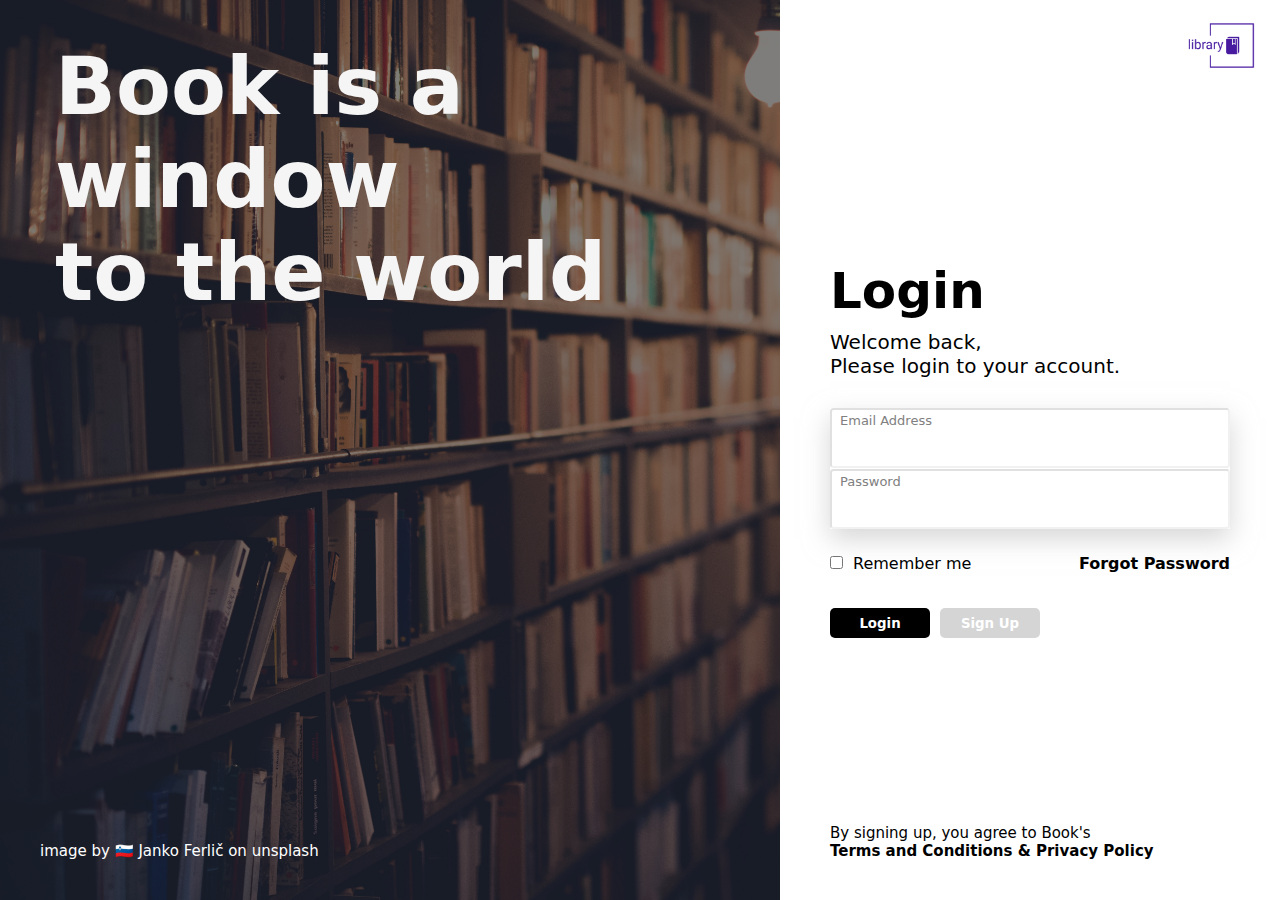
<file: index.html>
<!DOCTYPE html>
<html lang="en">
<head>
    <meta charset="UTF-8">
    <meta name="viewport" content="width=device-width, initial-scale=1.0">
    <title>Login</title>
    <link rel="stylesheet" href="./styles/styles-log-reg.css">
</head>
<body>
    <main class="container">
        <section class="left">
            <h1>Book is a window <br> to the world</h1>
            <footer class="credits">
                <p class="credits">image by 🇸🇮 Janko Ferlič on unsplash
                </p>
            </footer>
        </section>
        <section class="right">
            <form action="" class="form">
                <img loading="lazy" src="/assets/images/logo-no-background.png" alt="logo-library">
                <h1>Login</h1>
                <p class="greeting">Welcome back, <br>
                    Please login to your account.</p>

                <div class="box">
                    <label for="email">Email Address</label>
                    <div class="email">
                        <input type="email" name="email" id="email" placeholder="">
                    </div>
                    <label for="password">Password</label>
                    <div class="password">
                        <input type="password" name="password" id="password" placeholder="">
                    </div>
                </div>

                <div class="after-box">
                    <div class="checkbox-remember-me">
                        <input type="checkbox" name="remember-me" id="remember-me">Remember me
                    </div>
    
                    <div class="forgot-password">
                        <a href="">Forgot Password</a>
                    </div>
                </div>

                <div class="button-log">
                    <div class="btn-login">
                        <button type="login"><a href="/pages/home.html" style="text-decoration: none; color: white;">Login</button></a>
                    </div>
                    <div class="btn-signup">
                        <button type="signup"><a href="/pages/register.html" style="text-decoration: none; color: white">Sign Up</a></button>
                    </div>
                </div>
                
                <footer class="footer">
                    <p class="footer">By signing up, you agree to Book's <br> <strong>
                        Terms and Conditions & Privacy Policy</p>
                    </strong>
                </footer>
            </form>
            

        </section>

    </main>
    
</body>
</html>
</file>
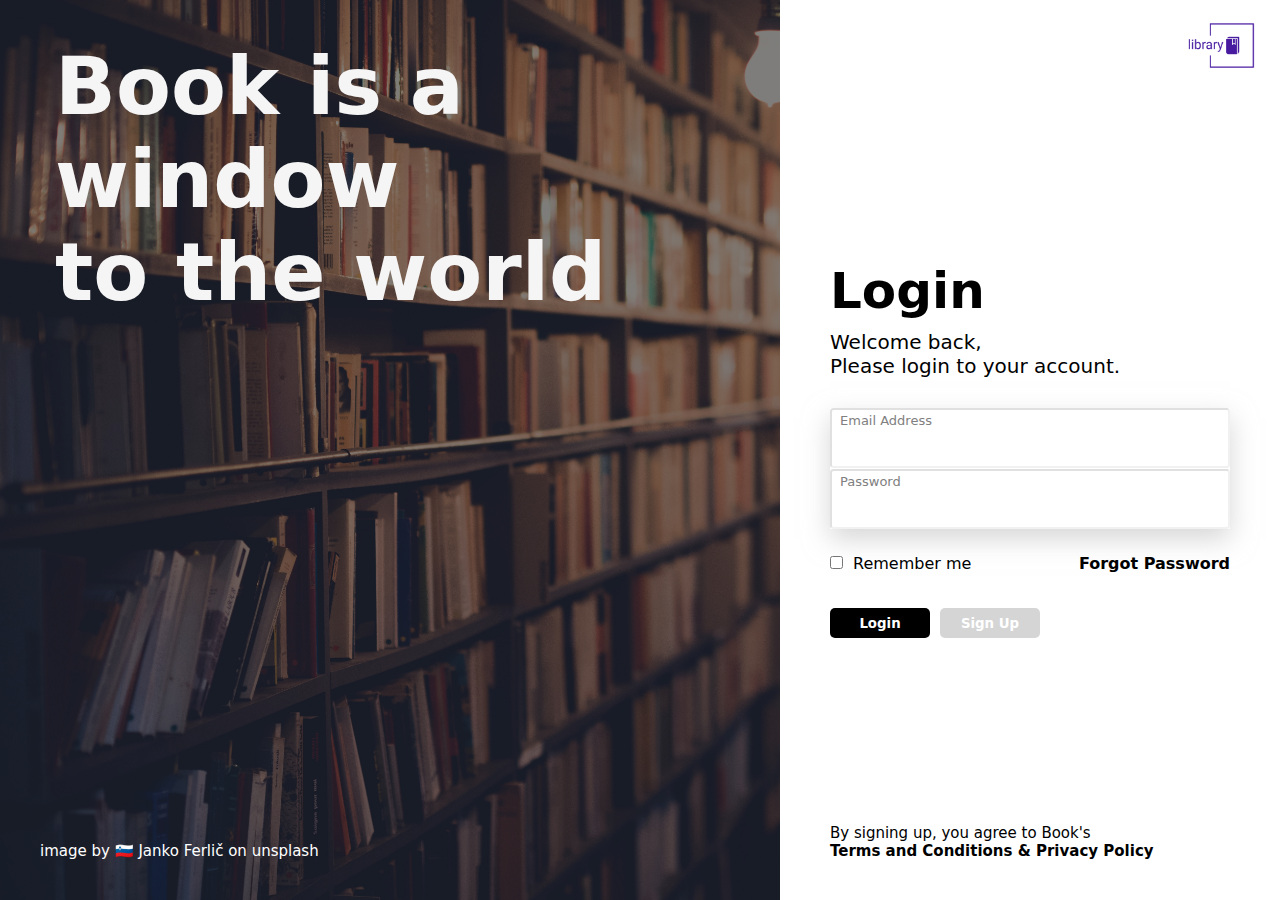
<file: pages/index.html>
<!DOCTYPE html>
<html lang="en">
<head>
    <meta charset="UTF-8">
    <meta name="viewport" content="width=device-width, initial-scale=1.0">
    <title>Login</title>
    <link rel="stylesheet" href="/styles/styles-log-reg.css">
</head>
<body>
    <main class="container">
        <section class="left">
            <h1>Book is a window <br> to the world</h1>
            <footer class="credits">
                <p class="credits">image by 🇸🇮 Janko Ferlič on unsplash
                </p>
            </footer>
        </section>
        <section class="right">
            <form action="" class="form">
                <img src="../assets/images/logo-no-background.png" alt="logo-library">
                <h1>Login</h1>
                <p class="greeting">Welcome back, <br>
                    Please login to your account.</p>

                <div class="box">
                    <label for="email">Email Address</label>
                    <div class="email">
                        <input type="email" name="email" id="email" placeholder="">
                    </div>
                    <label for="password">Password</label>
                    <div class="password">
                        <input type="password" name="password" id="password" placeholder="">
                    </div>
                </div>

                <div class="after-box">
                    <div class="checkbox-remember-me">
                        <input type="checkbox" name="remember-me" id="remember-me">Remember me
                    </div>
    
                    <div class="forgot-password">
                        <a href="">Forgot Password</a>
                    </div>
                </div>

                <div class="button-log">
                    <div class="btn-login">
                        <button type="login"><a href="../pages/home.html" style="text-decoration: none; color: white;">Login</button></a>
                    </div>
                    <div class="btn-signup">
                        <button type="signup"><a href="../pages/register.html" style="text-decoration: none; color: white">Sign Up</a></button>
                    </div>
                </div>
                
                <footer class="footer">
                    <p class="footer">By signing up, you agree to Book's <br> <strong>
                        Terms and Conditions & Privacy Policy</p>
                    </strong>
                </footer>
            </form>
            

        </section>

    </main>
    
</body>
</html>
</file>
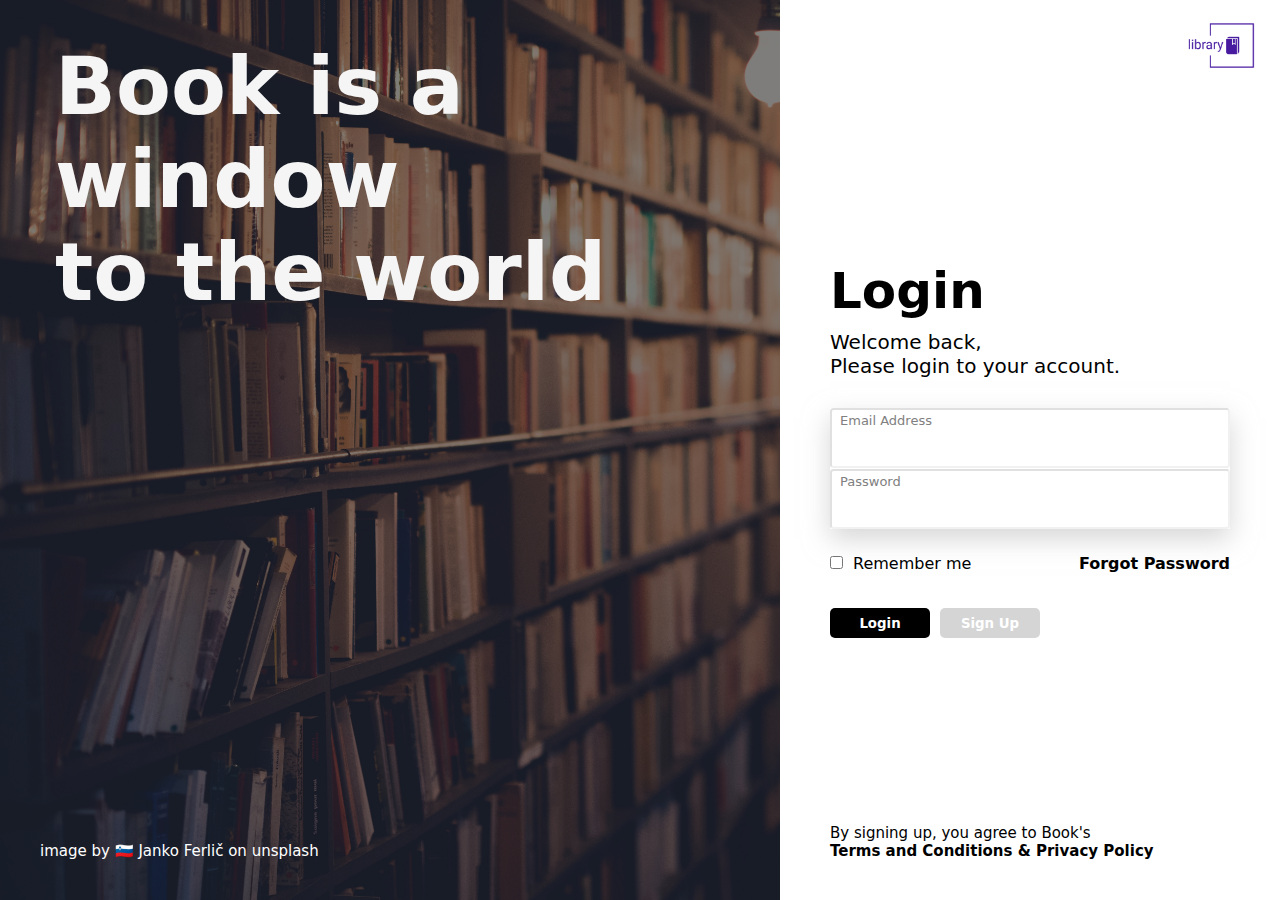
<file: index.html.html>
<!DOCTYPE html>
<html lang="en">
<head>
    <meta charset="UTF-8">
    <meta name="viewport" content="width=device-width, initial-scale=1.0">
    <title>Login</title>
    <!-- <link rel="stylesheet" href="../styles/styles-log-reg.css"> -->
    <link rel="stylesheet" href="/styles/styles-log-reg.css">
</head>
<body>
    <main class="container">
        <section class="left">
            <h1>Book is a window <br> to the world</h1>
            <footer class="credits">
                <p class="credits">image by 🇸🇮 Janko Ferlič on unsplash
                </p>
            </footer>
        </section>
        <section class="right">
            <form action="" class="form">
                <img src="../assets/images/logo-no-background.png" alt="logo-library">
                <h1>Login</h1>
                <p class="greeting">Welcome back, <br>
                    Please login to your account.</p>

                <div class="box">
                    <label for="email">Email Address</label>
                    <div class="email">
                        <input type="email" name="email" id="email" placeholder="">
                    </div>
                    <label for="password">Password</label>
                    <div class="password">
                        <input type="password" name="password" id="password" placeholder="">
                    </div>
                </div>

                <div class="after-box">
                    <div class="checkbox-remember-me">
                        <input type="checkbox" name="remember-me" id="remember-me">Remember me
                    </div>
    
                    <div class="forgot-password">
                        <a href="">Forgot Password</a>
                    </div>
                </div>

                <div class="button-log">
                    <div class="btn-login">
                        <button type="login"><a href="/pages/home.html" style="text-decoration: none; color: white;">Login</button></a>
                    </div>
                    <div class="btn-signup">
                        <button type="signup"><a href="/pages/register.html" style="text-decoration: none; color: white">Sign Up</a></button>
                    </div>
                </div>
                
                <footer class="footer">
                    <p class="footer">By signing up, you agree to Book's <br> <strong>
                        Terms and Conditions & Privacy Policy</p>
                    </strong>
                </footer>
            </form>
            

        </section>

    </main>
    
</body>
</html>
</file>
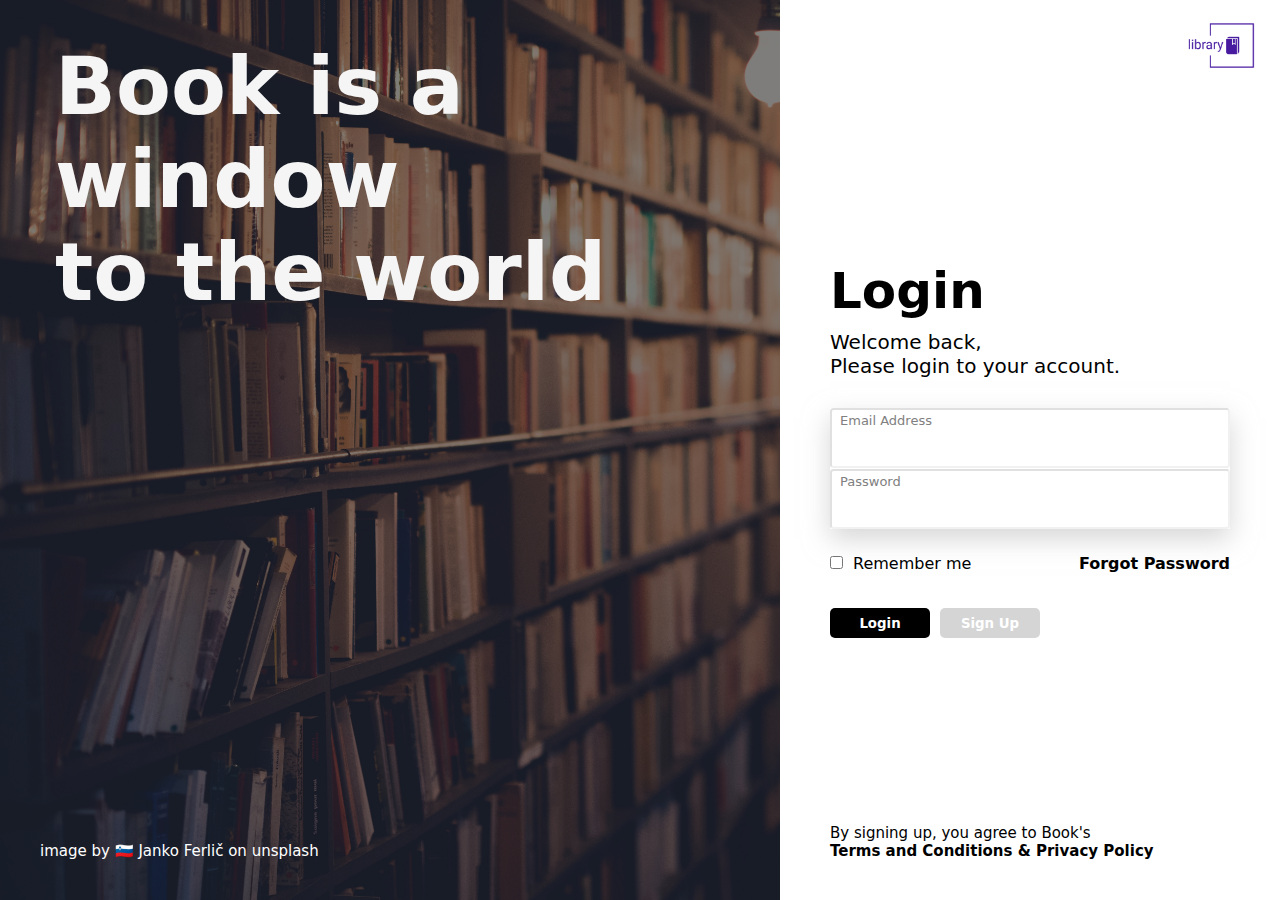
<file: pages/login.html>
<!DOCTYPE html>
<html lang="en">
<head>
    <meta charset="UTF-8">
    <meta name="viewport" content="width=device-width, initial-scale=1.0">
    <title>Login</title>
    <link rel="stylesheet" href="../styles/styles-log-reg.css">
</head>
<body>
    <main class="container">
        <section class="left">
            <h1>Book is a window <br> to the world</h1>
            <footer class="credits">
                <p class="credits">image by 🇸🇮 Janko Ferlič on unsplash
                </p>
            </footer>
        </section>
        <section class="right">
            <form action="" class="form">
                <img loading="lazy" src="../assets/images/logo-no-background.png" alt="logo-library">
                <h1>Login</h1>
                <p class="greeting">Welcome back, <br>
                    Please login to your account.</p>

                <div class="box">
                    <label for="email">Email Address</label>
                    <div class="email">
                        <input type="email" name="email" id="email" placeholder="">
                    </div>
                    <label for="password">Password</label>
                    <div class="password">
                        <input type="password" name="password" id="password" placeholder="">
                    </div>
                </div>

                <div class="after-box">
                    <div class="checkbox-remember-me">
                        <input type="checkbox" name="remember-me" id="remember-me">Remember me
                    </div>
    
                    <div class="forgot-password">
                        <a href="">Forgot Password</a>
                    </div>
                </div>

                <div class="button-log">
                    <div class="btn-login">
                        <button type="login"><a href="../pages/home.html" style="text-decoration: none; color: white;">Login</button></a>
                    </div>
                    <div class="btn-signup">
                        <button type="signup"><a href="../pages/register.html" style="text-decoration: none; color: white">Sign Up</a></button>
                    </div>
                </div>
                
                <footer class="footer">
                    <p class="footer">By signing up, you agree to Book's <br> <strong>
                        Terms and Conditions & Privacy Policy</p>
                    </strong>
                </footer>
            </form>
            

        </section>

    </main>
    
</body>
</html>
</file>
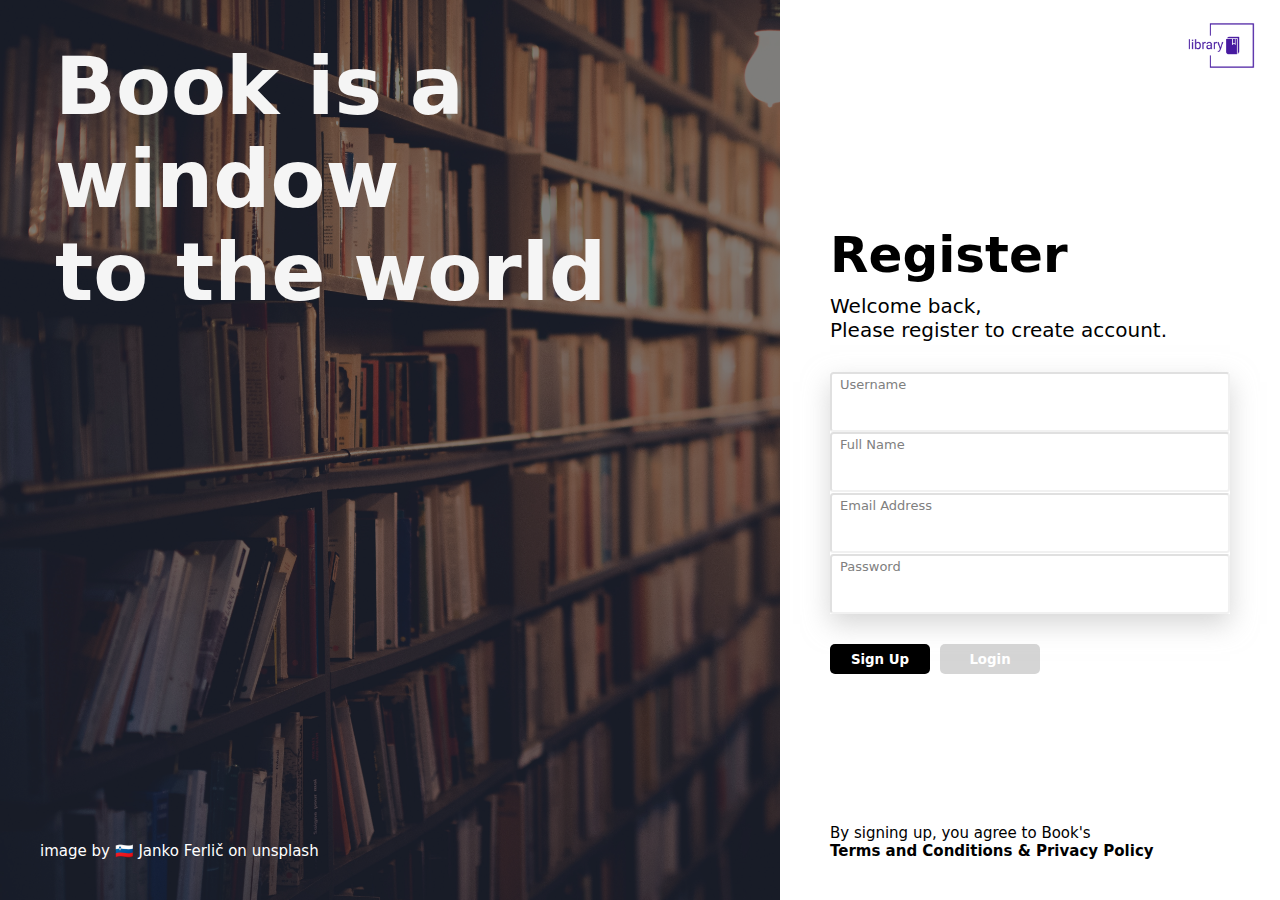
<file: pages/register.html>
<!DOCTYPE html>
<html lang="en">
<head>
    <meta charset="UTF-8">
    <meta name="viewport" content="width=device-width, initial-scale=1.0">
    <title>Register</title>
    <link rel="stylesheet" href="../styles/styles-log-reg.css">
</head>
<body>
    <main class="container">
        <section class="left">
            <h1>Book is a window <br> to the world</h1>
            <footer class="credits">
                <p class="credits">image by 🇸🇮 Janko Ferlič on unsplash
                </p>
            </footer>
        </section>
        <section class="right">
            <form action="" class="form">
                <img loading="lazy" src="../assets/images/logo-no-background.png" alt="logo-library">
                <h1>Register</h1>
                <p class="greeting">Welcome back, <br>
                    Please register to create account.</p>

                <div class="box">
                    <label for="usernmae">Username</label>
                    <div class="username">
                        <input type="username" name="username" id="username" placeholder="">
                    </div>
                    <label for="fullname">Full Name</label>
                    <div class="fullname">
                        <input type="fullname" name="fullname" id="fullname" placeholder="">
                    </div>
                    <label for="email">Email Address</label>
                    <div class="email">
                        <input type="email" name="email" id="email" placeholder="">
                    </div>
                    <label for="password">Password</label>
                    <div class="password">
                        <input type="password" name="password" id="password" placeholder="">
                    </div>
                </div>

                <!-- <div class="after-box"> -->
                    <!-- <div class="checkbox-remember-me">
                        <input type="checkbox" name="remember-me" id="remember-me">Remember me
                    </div>
    
                    <div class="forgot-password">
                        <a href="">Forgot Password</a>
                    </div> -->
                <!-- </div> -->

                <div class="button-reg">
                    <div class="btn-signup">
                        <button type="signup"><a href="../pages/home.html" style="text-decoration: none; color: white;">Sign Up</a></button>
                    </div>
                    <div class="btn-login">
                        <button type="login"><a href="../pages/login.html" style="text-decoration: none; color: white;">Login</a></button>
                    </div>
                </div>
                
                <footer class="footer">
                    <p class="footer">By signing up, you agree to Book's <br> <strong>
                        Terms and Conditions & Privacy Policy</p>
                    </strong>
                </footer>
            </form>
            

        </section>

    </main>
    
</body>
</html>
</file>
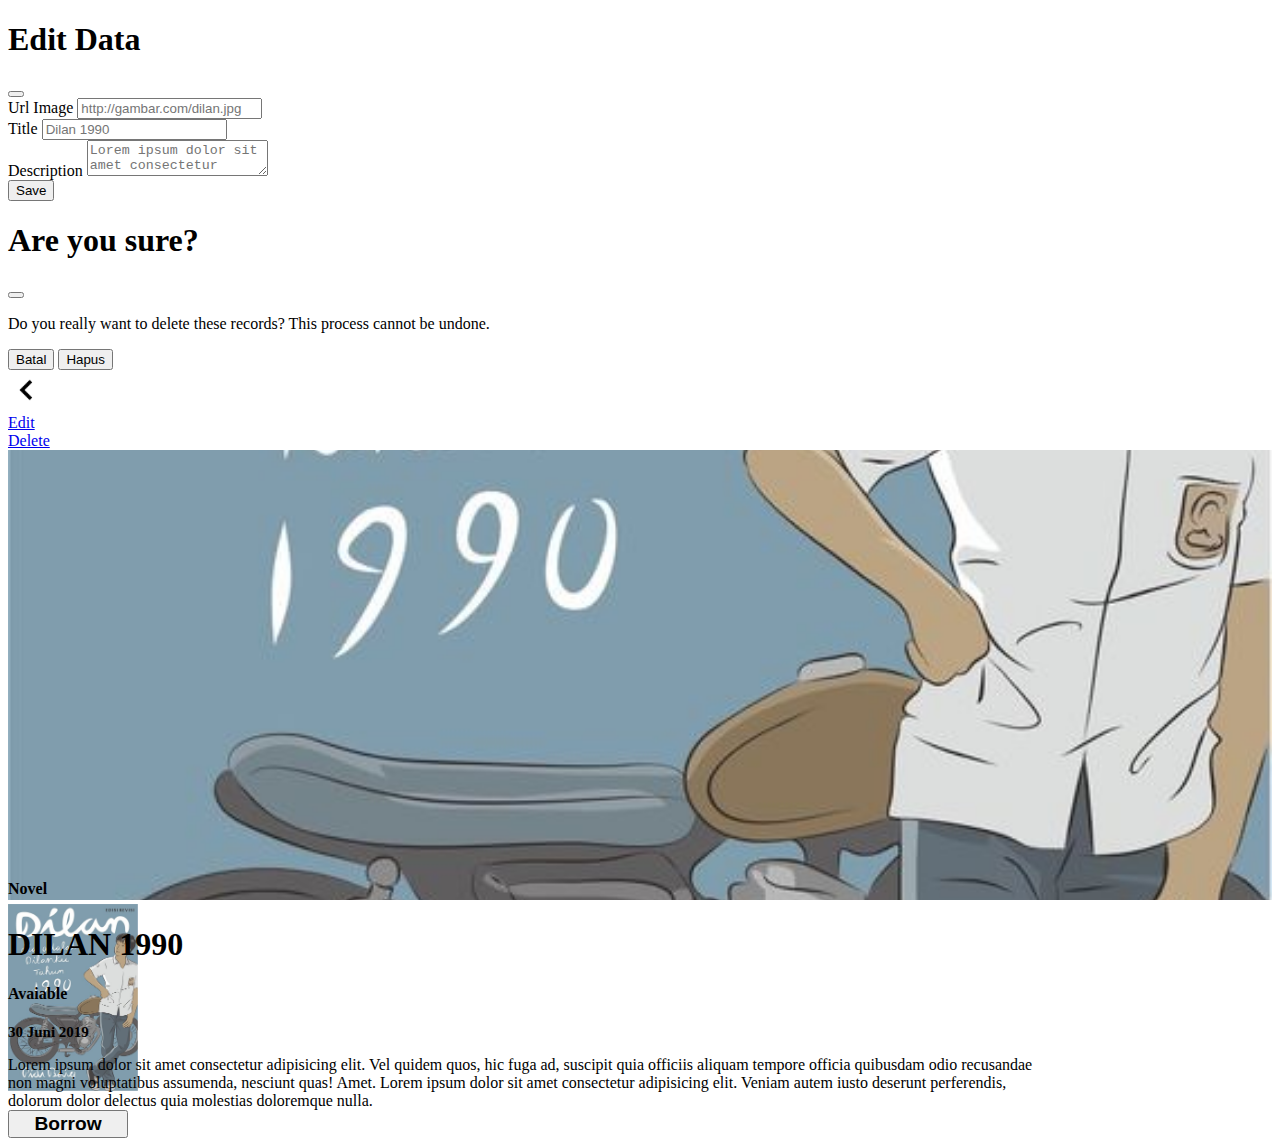
<file: pages/detail/detail-dilan-1990.html>
<!DOCTYPE html>
<html lang="en">

<head>
  <meta charset="UTF-8" />
  <meta name="viewport" content="width=device-width, initial-scale=1.0" />
  <title>Detail Buku Dilan 1990</title>
  <!-- Bootstrap -->
  <link href="https://cdn.jsdelivr.net/npm/bootstrap@5.3.1/dist/css/bootstrap.min.css" rel="stylesheet"
    integrity="sha384-4bw+/aepP/YC94hEpVNVgiZdgIC5+VKNBQNGCHeKRQN+PtmoHDEXuppvnDJzQIu9" crossorigin="anonymous" />
</head>

<body>
  <main class="container-fluid p-0">
    <!-- Edit book modal -->
    <div class="modal fade" id="editBookModalDilan" tabindex="-1" aria-labelledby="editBookModalDilanLabel"
      aria-hidden="true">
      <div class="modal-dialog">
        <div class="modal-content">
          <div class="modal-header">
            <h1 class="modal-title fs-5" id="editBookModalDilanLabel">Edit Data</h1>
            <button type="button" class="btn-close" data-bs-dismiss="modal" aria-label="Close"></button>
          </div>
          <div class="modal-body">
            <form>
              <div class="mb-3">
                <label for="url-image rounded-3" class="col-form-label">Url Image</label>
                <input placeholder="http://gambar.com/dilan.jpg" type="url" class="form-control" id="url-image"
                  name="url-image" id="">
              </div>
              <div class="mb-3">
                <label for="title" class="col-form-label">Title</label>
                <input placeholder="Dilan 1990" type="text" class="form-control" name="title" id="title">
              </div>
              <div class="mb-3">
                <label for="description" class="col-form-label">Description</label>
                <textarea
                  placeholder="Lorem ipsum dolor sit amet consectetur adipisicing elit. Vel quidem quos, hic fuga ad, suscipit quia officiis aliquam tempore officia quibusdam odio recusandae non magni voluptatibus assumenda, nesciunt quas! Amet."
                  class="form-control" id="description"></textarea>
              </div>
            </form>
          </div>
          <div class="modal-footer">
            <button type="button" class="btn btn-warning" data-bs-dismiss="modal">Save</button>
          </div>
        </div>
      </div>
    </div>

    <!-- Delete book modal -->
    <div class="modal fade" id="deleteBookModalDilan" tabindex="-1" aria-labelledby="deleteBookModalDilanLabel" aria-hidden="true">
      <div class="modal-dialog">
        <div class="modal-content">
          <div class="modal-header">
            <h1 class="modal-title fs-5" id="deleteBookModalDilanLabel">Are you sure?</h1>
            <button type="button" class="btn-close" data-bs-dismiss="modal" aria-label="Close"></button>
          </div>
          <div class="modal-body">
            <p>Do you really want to delete these records? This process cannot be undone.</p>
          </div>
          <div class="modal-footer">
            <button type="button" class="btn btn-secondary" data-bs-dismiss="modal">Batal</button>
            <button type="button" class="btn btn-danger" data-bs-dismiss="modal">Hapus</button>
          </div>
        </div>
      </div>
    </div>

    <!-- back icon -->
    <a href="../home.html">
      <img loading="lazy" src="../../assets/images/icons8-back-100.png" alt="back icon"
        class="img-fluid position-absolute rounded-4 m-3 shadow" style="width: 40px;">
    </a>

    <section class="container-fluid p-0" style="height: 50vh">
      <!-- Nav edit & delete -->
      <nav class="nav d-flex position-absolute me-auto p-2" style="right: 2%; top: 2%">
        <li class="bg-success rounded-2 mb-2 me-2 p-0">
          <a class="nav-link text-light" data-bs-toggle="modal" data-bs-target="#editBookModalDilan"
            href="#editBookModalDilan">Edit</a>
        </li>
        <li class="bg-dark rounded-2 mb-2 me-2 p-0">
          <a class="nav-link text-light" data-bs-toggle="modal" data-bs-target="#deleteBookModalDilan"
          href="#deleteBookModalDilan">Delete</a>
        </li>
      </nav>

      <!-- backdrop book cover -->
      <img loading="lazy" src="../../assets/images/dilan-1990.jpg" class="img-fluid"
        style="width: 100%; height: 100%; object-fit: cover" alt="Dilan 1990" />
      <!-- book popup cover -->
      <img loading="lazy" src="../../assets/images/dilan-1990.jpg" alt="" class="img-fluid rounded-3 position-absolute shadow-lg me-2"
        style="
            width: 130px;
            height: auto;
            object-fit: contain;
            right: 3%;
            top: 28%;
          " />
    </section>

    <!-- Type of book -->
    <p class="d-flex bg-warning text-light align-items-center justify-content-center rounded-4 ms-5 mt-4"
      style="width: 80px; height: 25px; font-weight: 700;">
      Novel
    </p>

    <!-- Details of book -->
    <div class="d-flex flex-row position-relative align-items-center me-3">
      <!-- Title -->
      <h1 class="ps-5 d-flex">DILAN 1990</h1>
      <!-- Avaiability -->
      <h4 class="ps-5 d-flex text-success position-relative" style="right: 20px;">
        Avaiable
      </h4>
    </div>
    <!-- Date of book -->
    <p class="d-flex ps-5" style="font-weight: 700; font-size: 15px;">30 Juni 2019</p>
    <!-- Book summary -->
    <article class="text-justify ps-5 pe-5" style="margin-right: 18%;">
      Lorem ipsum dolor sit amet consectetur adipisicing elit. Vel quidem
      quos, hic fuga ad, suscipit quia officiis aliquam tempore officia
      quibusdam odio recusandae non magni voluptatibus assumenda, nesciunt
      quas! Amet. Lorem ipsum dolor sit amet consectetur adipisicing elit.
      Veniam autem iusto deserunt perferendis, dolorum dolor delectus quia
      molestias doloremque nulla.
    </article>

    <!-- button borrow -->
    <button class="btn btn-warning position-fixed p-2 text-light me-2" style="
          width: 120px;
          right: 3%;
          bottom: 5%;
          font-size: larger;
          font-weight: 700;
        ">
      Borrow
    </button>
  </main>
  <!-- Script Bootstrap -->
  <script src="https://cdn.jsdelivr.net/npm/@popperjs/core@2.11.8/dist/umd/popper.min.js"
    integrity="sha384-I7E8VVD/ismYTF4hNIPjVp/Zjvgyol6VFvRkX/vR+Vc4jQkC+hVqc2pM8ODewa9r"
    crossorigin="anonymous"></script>
  <script src="https://cdn.jsdelivr.net/npm/bootstrap@5.3.1/dist/js/bootstrap.min.js"
    integrity="sha384-Rx+T1VzGupg4BHQYs2gCW9It+akI2MM/mndMCy36UVfodzcJcF0GGLxZIzObiEfa"
    crossorigin="anonymous"></script>
</body>

</html>
</file>
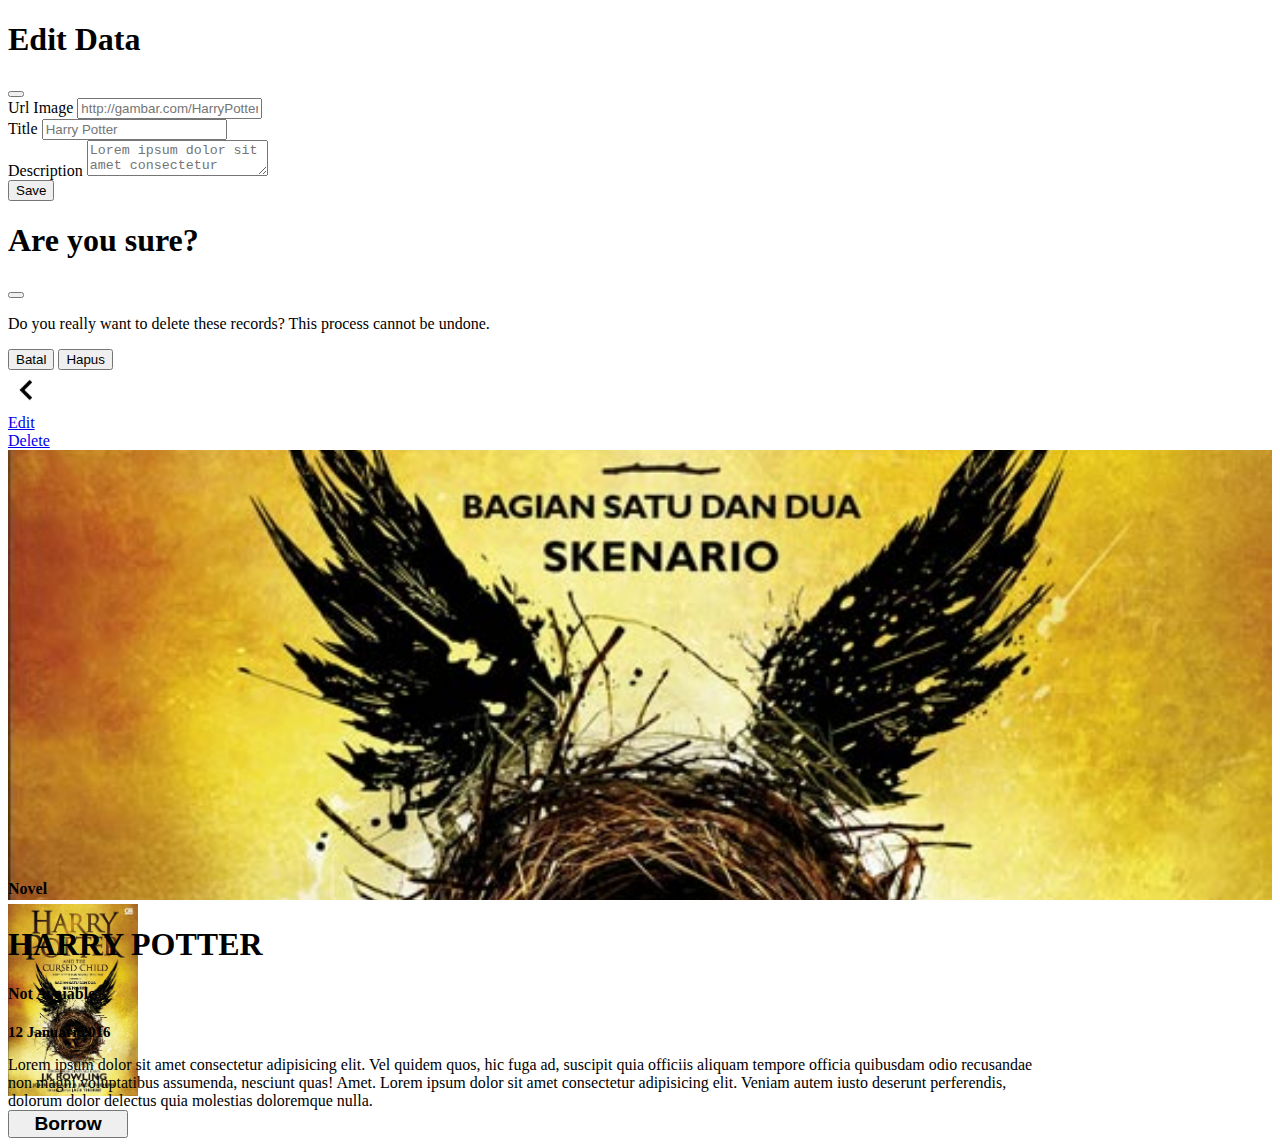
<file: pages/detail/detail-harry-potter.html>
<!DOCTYPE html>
<html lang="en">

<head>
  <meta charset="UTF-8" />
  <meta name="viewport" content="width=device-width, initial-scale=1.0" />
  <title>Detail Buku Harry Potter</title>
  <!-- Bootstrap -->
  <link href="https://cdn.jsdelivr.net/npm/bootstrap@5.3.1/dist/css/bootstrap.min.css" rel="stylesheet"
    integrity="sha384-4bw+/aepP/YC94hEpVNVgiZdgIC5+VKNBQNGCHeKRQN+PtmoHDEXuppvnDJzQIu9" crossorigin="anonymous" />
</head>

<body>
  <main class="container-fluid p-0">
    <!-- Edit book modal -->
    <div class="modal fade" id="editBookModalHarryPotter" tabindex="-1" aria-labelledby="editBookModalHarryPotterLabel"
      aria-hidden="true">
      <div class="modal-dialog">
        <div class="modal-content">
          <div class="modal-header">
            <h1 class="modal-title fs-5" id="editBookModalHarryPotterLabel">Edit Data</h1>
            <button type="button" class="btn-close" data-bs-dismiss="modal" aria-label="Close"></button>
          </div>
          <div class="modal-body">
            <form>
              <div class="mb-3">
                <label for="url-image rounded-3" class="col-form-label">Url Image</label>
                <input placeholder="http://gambar.com/HarryPotter.jpg" type="url" class="form-control" id="url-image"
                  name="url-image" id="">
              </div>
              <div class="mb-3">
                <label for="title" class="col-form-label">Title</label>
                <input placeholder="Harry Potter" type="text" class="form-control" name="title" id="title">
              </div>
              <div class="mb-3">
                <label for="description" class="col-form-label">Description</label>
                <textarea
                  placeholder="Lorem ipsum dolor sit amet consectetur adipisicing elit. Vel quidem quos, hic fuga ad, suscipit quia officiis aliquam tempore officia quibusdam odio recusandae non magni voluptatibus assumenda, nesciunt quas! Amet."
                  class="form-control" id="description"></textarea>
              </div>
            </form>
          </div>
          <div class="modal-footer">
            <button type="button" class="btn btn-warning" data-bs-dismiss="modal">Save</button>
          </div>
        </div>
      </div>
    </div>

    <!-- Delete book modal -->
    <div class="modal fade" id="deleteBookModalHarryPotter" tabindex="-1" aria-labelledby="deleteBookModalHarryPotterLabel"
      aria-hidden="true">
      <div class="modal-dialog">
        <div class="modal-content">
          <div class="modal-header">
            <h1 class="modal-title fs-5" id="deleteBookModalHarryPotterLabel">Are you sure?</h1>
            <button type="button" class="btn-close" data-bs-dismiss="modal" aria-label="Close"></button>
          </div>
          <div class="modal-body">
            <p>Do you really want to delete these records? This process cannot be undone.</p>
          </div>
          <div class="modal-footer">
            <button type="button" class="btn btn-secondary" data-bs-dismiss="modal">Batal</button>
            <button type="button" class="btn btn-danger" data-bs-dismiss="modal">Hapus</button>
          </div>
        </div>
      </div>
    </div>

    <!-- back icon -->
    <a href="../home.html">
      <img loading="lazy" src="../../assets/images/icons8-back-100.png" alt="back icon"
        class="img-fluid position-absolute rounded-4 m-3 shadow" style="width: 40px;">
    </a>

    <section class="container-fluid p-0" style="height: 50vh">
      <!-- Nav edit & delete -->
      <nav class="nav d-flex position-absolute me-auto p-2" style="right: 2%; top: 2%">
        <li class="bg-success rounded-2 mb-2 me-2 p-0">
          <a class="nav-link text-light" data-bs-toggle="modal" data-bs-target="#editBookModalHarryPotter"
           href="#editBookModalHarryPotter">Edit</a>
        </li>
        <li class="bg-dark rounded-2 mb-2 me-2 p-0">
          <a class="nav-link text-light" data-bs-toggle="modal" data-bs-target="#deleteBookModalHarryPotter"
          href="#deleteBookModalHarryPotter">Delete</a>
        </li>
      </nav>

      <!-- backdrop book cover -->
      <img loading="lazy" src="../../assets/images/harry-potter.jpg" class="img-fluid"
        style="width: 100%; height: 100%; object-fit: cover" alt="Harry Potter" />
      <!-- book popup cover -->
      <img loading="lazy" src="../../assets/images/harry-potter.jpg" alt=""
        class="img-fluid rounded-3 position-absolute shadow-lg me-2" style="
            width: 130px;
            height: auto;
            object-fit: contain;
            right: 3%;
            top: 28%;
          " />
    </section>

    <!-- Type of book -->
    <p class="d-flex bg-warning text-light align-items-center justify-content-center rounded-4 ms-5 mt-4"
      style="width: 80px; height: 25px; font-weight: 700;">
      Novel
    </p>

    <!-- Details of book -->
    <div class="d-flex flex-row position-relative align-items-center me-3">
      <!-- Title -->
      <h1 class="ps-5 d-flex">HARRY POTTER</h1>
      <!-- Avaiability -->
      <h4 class="ps-5 d-flex text-danger position-relative" style="right: 20px">
        Not Avaiable
      </h4>
    </div>
    <!-- Date of book -->
    <p class="d-flex ps-5" style="font-weight: 700; font-size: 15px;">12 Januari 2016</p>
    <!-- Book summary -->
    <article class="text-justify ps-5 pe-5" style="margin-right: 18%;">
      Lorem ipsum dolor sit amet consectetur adipisicing elit. Vel quidem
      quos, hic fuga ad, suscipit quia officiis aliquam tempore officia
      quibusdam odio recusandae non magni voluptatibus assumenda, nesciunt
      quas! Amet. Lorem ipsum dolor sit amet consectetur adipisicing elit.
      Veniam autem iusto deserunt perferendis, dolorum dolor delectus quia
      molestias doloremque nulla.
    </article>

    <!-- button borrow -->
    <button class="btn btn-warning position-fixed p-2 text-light me-2" style="
          width: 120px;
          right: 3%;
          bottom: 5%;
          font-size: larger;
          font-weight: 700;
        ">
      Borrow
    </button>
  </main>
  <!-- Script Bootstrap -->
  <script src="https://cdn.jsdelivr.net/npm/@popperjs/core@2.11.8/dist/umd/popper.min.js"
    integrity="sha384-I7E8VVD/ismYTF4hNIPjVp/Zjvgyol6VFvRkX/vR+Vc4jQkC+hVqc2pM8ODewa9r"
    crossorigin="anonymous"></script>
  <script src="https://cdn.jsdelivr.net/npm/bootstrap@5.3.1/dist/js/bootstrap.min.js"
    integrity="sha384-Rx+T1VzGupg4BHQYs2gCW9It+akI2MM/mndMCy36UVfodzcJcF0GGLxZIzObiEfa"
    crossorigin="anonymous"></script>
</body>

</html>
</file>
<file: styles/styles-log-reg.css>
* {
  margin: 0;
  padding: 0;
  box-sizing: border-box;
  font-family: system-ui, -apple-system, BlinkMacSystemFont, "Segoe UI", Roboto,
    Oxygen, Ubuntu, Cantarell, "Open Sans", "Helvetica Neue", sans-serif;
}

.container {
  display: flex;
  width: 100vw;
  height: 100vh;
}

.container .left {
  width: 65%;
  background: url("../assets/images/landing-page.jpg") no-repeat center fixed;
  background-size: cover;
  background-color: grey;
  background-blend-mode: multiply;
}

.left h1 {
  font-size: 80px;
  color: whitesmoke;
  margin: 25px auto;
  margin-left: 40px;
  padding: 15px;
}

.left footer {
  font-size: 15px;
  color: white;
  position: absolute;
  margin-left: 40px;
  bottom: 40px;
}

.container .right {
  display: flex;
  justify-content: center;
  align-items: center;
  padding: 50px;
}

.right img {
  width: 8%;
  position: absolute;
  padding: 10px;
  top: 10px;
  right: 15px;
}

.right .form h1 {
  font-size: 50px;
  position: relative;
  margin-bottom: 10px;
}

.right .form p.greeting {
  font-size: 20px;
  position: relative;
}

.right .form .box {
  margin-top: 30px;
  box-shadow: 0px 10px 25px rgba(186, 186, 186, 0.6);
}

.right .form .box label {
  color: grey;
  position: absolute;
  margin-top: 5px;
  margin-left: 10px;
  font-size: small;
}

.right .form .box input {
  height: 60px;
  width: 400px;
  outline: none;
  margin-bottom: 0.6px;
  border-radius: 3.5px;
  border-color: rgb(186, 186, 186, 0.2);
  line-height: 60px;
  padding: 20px 0 0 10px;
  font-size: medium;
  font-weight: 500;
}

.after-box {
  margin-top: 25px;
  margin-bottom: 25px;
  display: flex;
  justify-content: space-between;
}

.right .form .checkbox-remember-me input {
  margin-right: 10px;
}

.right .form .forgot-password a {
  font-weight: 700;
  color: black;
  text-decoration: none;
}

.button-log {
  display: flex;
  align-items: center;
}

.button-reg {
  display: flex;
  align-items: center;
  margin-top: 20px;
}

.button-log button,
.button-reg button {
  cursor: pointer;
  border: none;
  border-radius: 5px;
  width: 100px;
  height: 30px;
  margin-right: 10px;
  margin-top: 10px;
  font-weight: 600;
  transition: 0.4s;
}

.button-log .btn-login button,
.button-reg .btn-signup button {
  background-color: rgb(0, 0, 0);
  color: white;
}

.button-log .btn-signup button,
.button-reg .btn-login button {
  background-color: rgb(151, 151, 151, 0.4);
  color: black;
}

.button-log .btn-login button:hover,
.button-reg .btn-signup button:hover {
  color: white;
  box-shadow: 0 0 20px rgba(0, 47, 255, 0.6);
}

.button-log .btn-signup button:hover,
.button-reg .btn-login button:hover {
  color: white;
  background-color: rgb(151, 151, 151);
  box-shadow: 0 0 20px rgba(0, 47, 255, 0.6);
}

.form footer.footer {
  font-size: 15px;
  position: absolute;
  bottom: 40px;
}
</file>
